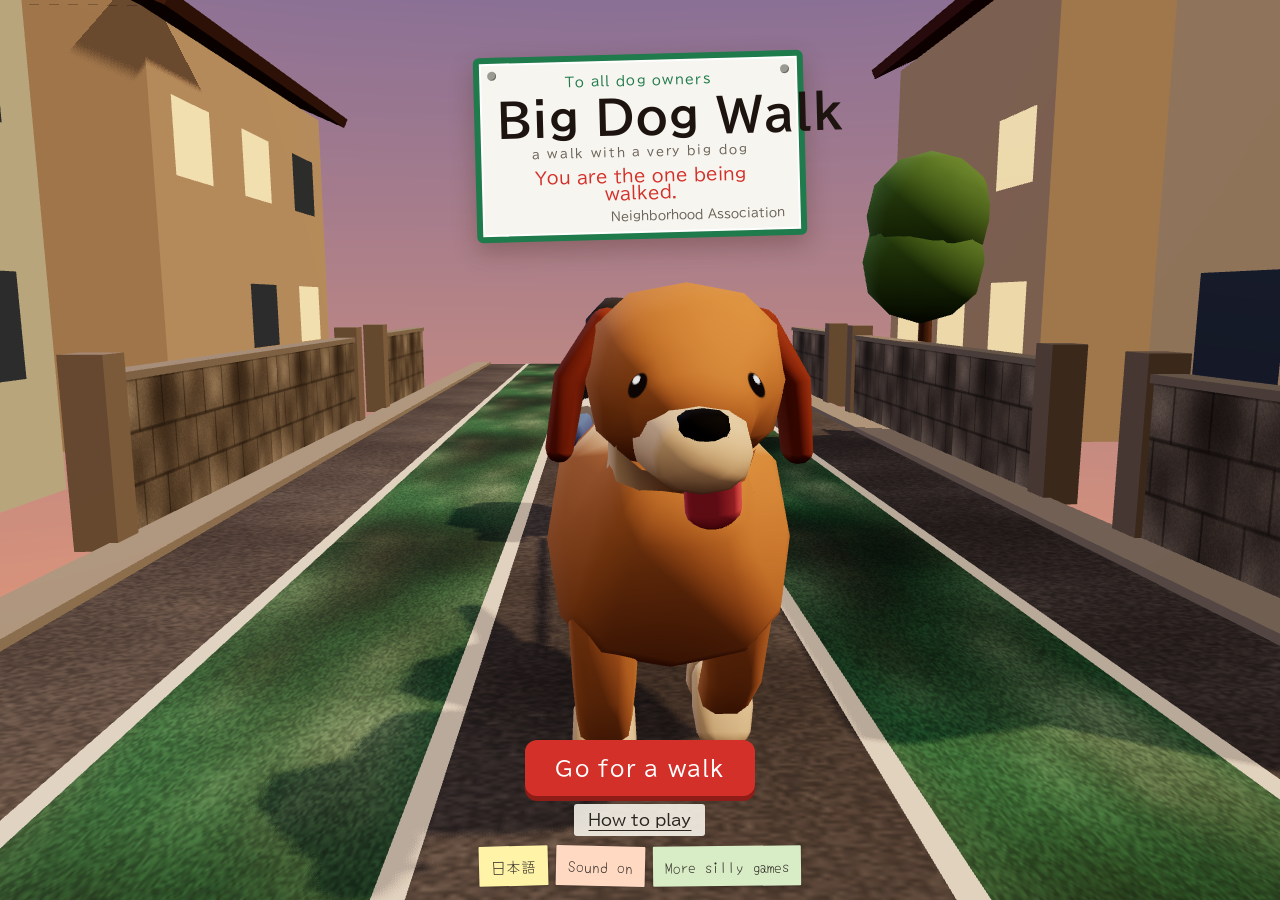
<file: index.html>
<!doctype html>
<html lang="ja">
<head>
<meta charset="utf-8">
<script id="ghMove">if(location.hostname==='tom3games.github.io'){location.replace('https://tom3games.com/play/big-dog-walk/'+location.search+location.hash)}</script>
<link rel="canonical" href="https://tom3games.com/play/big-dog-walk/">
<meta name="viewport" content="width=device-width,initial-scale=1,maximum-scale=1,user-scalable=no,viewport-fit=cover">
<title>大型犬の散歩 | 障害物をよけて家を目指す3Dランナーのバカゲー</title>
<meta name="description" content="大きすぎる犬に引っぱられて走る3Dランナーのバカゲー。バナナの皮・開いたマンホール・生コン・物干し竿・自転車・ゴミ収集車・結婚式の前撮りを、なぞってよける・跳ぶ・しゃがむ。犬と反対側を通るとリードが巻きつく。ぶつかったらお辞儀で謝る。スマホのブラウザで無料で遊べる。">
<meta property="og:type" content="website">
<meta property="og:title" content="大型犬の散歩">
<meta property="og:description" content="散歩されているのは、あなたです。バナナの皮、マンホール、物干し竿、前撮りの二人。でかい犬に引っぱられながら、なぞってよける。ぶつかったら深くお辞儀。スマホで遊べる3Dバカゲー。">
<meta property="og:image" content="https://tom3games.com/play/big-dog-walk/og.png?v=2">
<meta property="og:image:width" content="1200">
<meta property="og:image:height" content="630">
<meta property="og:url" content="https://tom3games.com/play/big-dog-walk/">
<meta name="twitter:card" content="summary_large_image">
<meta name="theme-color" content="#e9b98a">
<link rel="icon" href="icon.svg" type="image/svg+xml">
<link rel="preconnect" href="https://fonts.googleapis.com">
<link rel="preconnect" href="https://fonts.gstatic.com" crossorigin>
<link href="https://fonts.googleapis.com/css2?family=BIZ+UDPGothic:wght@700&family=Mochiy+Pop+One&family=Yomogi&display=swap" rel="stylesheet">
<link rel="stylesheet" href="style.css?v=3">
<script type="importmap">{ "imports": { "three": "./vendor/three.module.js" } }</script>
</head>
<body>
<!-- 読み込み中: 散歩の足あと。進み具合は本物の読み込み数 -->
<div id="loading">
  <svg class="paws" viewBox="0 0 300 60" aria-hidden="true">
    <g fill="#5b3a1e"><g class="pw" style="--i:0"><ellipse cx="20" cy="40" rx="7" ry="6"/><circle cx="12" cy="31" r="3"/><circle cx="19" cy="28" r="3"/><circle cx="27" cy="31" r="3"/></g>
    <g class="pw" style="--i:1"><ellipse cx="70" cy="24" rx="7" ry="6"/><circle cx="62" cy="15" r="3"/><circle cx="69" cy="12" r="3"/><circle cx="77" cy="15" r="3"/></g>
    <g class="pw" style="--i:2"><ellipse cx="120" cy="40" rx="7" ry="6"/><circle cx="112" cy="31" r="3"/><circle cx="119" cy="28" r="3"/><circle cx="127" cy="31" r="3"/></g>
    <g class="pw" style="--i:3"><ellipse cx="170" cy="24" rx="7" ry="6"/><circle cx="162" cy="15" r="3"/><circle cx="169" cy="12" r="3"/><circle cx="177" cy="15" r="3"/></g>
    <g class="pw" style="--i:4"><ellipse cx="220" cy="40" rx="7" ry="6"/><circle cx="212" cy="31" r="3"/><circle cx="219" cy="28" r="3"/><circle cx="227" cy="31" r="3"/></g>
    <g class="pw" style="--i:5"><ellipse cx="270" cy="24" rx="7" ry="6"/><circle cx="262" cy="15" r="3"/><circle cx="269" cy="12" r="3"/><circle cx="277" cy="15" r="3"/></g></g>
  </svg>
  <p id="loadText" class="load-text">リードをつけています</p>
  <div class="leashbar"><i id="loadBar"></i><b class="handle"></b></div>
</div>

<div id="view"></div>
<div id="fxFlash"></div>

<!-- 遊び中 -->
<section id="hud" class="hidden">
  <div class="plates">
    <div class="plate addr"><span class="plabel" id="hHomeL"></span><b id="hDist">0</b><span class="punit" id="hM"></span></div>
    <div class="plate clock"><span class="plabel" id="hClockL"></span><b id="hClock">3:00</b></div>
  </div>
  <div class="treat"><svg viewBox="0 0 40 16" aria-hidden="true"><rect x="3" y="4" width="34" height="8" rx="4" fill="#9a4a22" stroke="#5a2a10" stroke-width="1.5"/><path d="M9 6l4 4M16 6l4 4M23 6l4 4" stroke="#c87a4a" stroke-width="1.5"/></svg><span id="hTreatL"></span><b id="hTreat">0</b></div>
  <div id="near" class="near hidden"><b id="nearTxt"></b><span id="nearN"></span></div>
  <div id="bang" class="bang hidden"><svg viewBox="0 0 100 100" aria-hidden="true"><path d="M50 3l9 15 17-8-2 18 19 2-12 14 14 12-18 5 5 18-17-5-6 18-9-15-10 14-4-18-18 4 7-17-17-7 15-11-11-15 19-1-1-18 16 8z" fill="#fffbe6" stroke="#1d1410" stroke-width="4" stroke-linejoin="round"/><text x="50" y="70" text-anchor="middle" font-size="58" font-weight="900" fill="#d4302a" font-family="BIZ UDPGothic, sans-serif">!</text></svg><span id="bangKind"></span></div>
  <div id="telop" class="telop"></div>
  <div id="hint" class="hint hidden"><span id="hintText"></span><i id="hintFinger" class="finger"></i></div>
  <!-- お辞儀: 分度器 -->
  <div id="bow" class="bow hidden">
    <p id="bowWho" class="bow-who"></p>
    <svg id="bowSvg" viewBox="0 0 220 130" aria-hidden="true">
      <path d="M20 120 A100 100 0 0 1 120 20" fill="none" stroke="#2a2520" stroke-width="3"/>
      <path id="bowGood" fill="none" stroke="#e8a23a" stroke-width="16"/>
      <path id="bowDeep" fill="none" stroke="#d4302a" stroke-width="16"/>
      <g id="bowTicks" stroke="#2a2520" stroke-width="2"></g>
      <line x1="20" y1="120" x2="210" y2="120" stroke="#2a2520" stroke-width="3"/>
      <g id="bowNeedle"><line x1="20" y1="120" x2="20" y2="34" stroke="#1d1410" stroke-width="7" stroke-linecap="round"/><circle cx="20" cy="28" r="11" fill="#1d1410"/></g>
      
    </svg>
    <p id="bowGradeL" class="bow-grade"></p>
  </div>
</section>

<!-- タイトル: 町内の注意看板 -->
<section id="title" class="screen hidden">
  <div class="sign">
    <p class="sign-top" data-t="signTop"></p>
    <h1 data-t="title"></h1>
    <p class="sign-ruby" data-t="titleRuby"></p>
    <p class="sign-sub" data-t="sub"></p>
    <p class="sign-from" data-t="signFrom"></p>
  </div>
  <div class="title-actions">
    <button id="btnStart" class="go"><span data-t="start"></span></button>
    <button id="btnHow" class="text-btn" data-t="howBtn"></button>
  </div>
  <nav class="foot">
    <button id="btnLang" class="mini" data-t="lang"></button>
    <button id="btnMute" class="mini"></button>
    <a class="mini" href="https://tom3games.github.io/" data-t="more"></a>
  </nav>
</section>

<!-- 遊び方: 町内会の掲示 -->
<section id="how" class="screen hidden">
  <div class="notice">
    <h2 data-t="howTitle"></h2>
    <ol id="howList"></ol>
    <p class="how-note" id="howBow"></p>
    <p class="how-note goal" id="howGoal"></p>
    <button id="btnOk" class="go small" data-t="ok"></button>
    <p class="foot-small"><a id="lPrivacy" href="privacy.html" target="_blank" rel="noopener"></a><span class="credit" data-t="credit"></span></p>
  </div>
</section>

<!-- 結果: 回覧板 -->
<section id="result" class="screen hidden">
  <canvas id="board" width="720" height="960"></canvas>
  <div class="result-actions">
    <button id="btnAgain" class="go small" data-t="again"></button>
    <div class="row">
      <a id="btnPost" class="mini" target="_blank" rel="noopener" data-t="post"></a>
      <button id="btnSave" class="mini" data-t="save"></button>
      <button id="btnTitle" class="mini" data-t="toTitle"></button>
    </div>
  </div>
</section>

<script>
// 拡大を止める（ピンチ・ダブルタップ・Ctrl+ホイール/キー）。iOS は user-scalable=no を無視するので JS でも止める
(function(){
  var opt={passive:false};
  ['gesturestart','gesturechange','gestureend'].forEach(function(n){document.addEventListener(n,function(e){e.preventDefault()},opt)});
  document.addEventListener('touchmove',function(e){if(e.touches&&e.touches.length>1)e.preventDefault()},opt);
  var last=0;document.addEventListener('touchend',function(e){var n=Date.now();if(n-last<300&&!(e.target.closest&&e.target.closest('button,a')))e.preventDefault();last=n},opt);
  document.addEventListener('dblclick',function(e){e.preventDefault()},opt);
  window.addEventListener('wheel',function(e){if(e.ctrlKey)e.preventDefault()},opt);
  window.addEventListener('keydown',function(e){if((e.ctrlKey||e.metaKey)&&['+','-','=','0',';'].indexOf(e.key)>=0)e.preventDefault()});
})();
// 起動失敗の保険。JS が動いたか（__jsUp）で判定し、読み込み中を失敗と出さない
(function(){
  var errs=[];
  window.addEventListener('error',function(e){errs.push((e.message||'error')+' @'+(e.filename||'')+':'+(e.lineno||''))});
  window.addEventListener('unhandledrejection',function(e){errs.push('reject: '+(e.reason&&e.reason.message||e.reason))});
  setTimeout(function(){
    if(window.__jsUp && !errs.length) return;
    if(window.__bdReady) return;
    var d=document.createElement('div');d.id='boot-err';
    d.textContent='起動できませんでした / failed to start\n'+(errs.join('\n')||'(no error captured)')+'\n'+navigator.userAgent;
    document.body.appendChild(d);
  },9000);
})();
</script>
<script src="data.js?v=2"></script>
<script src="sfx.js?v=3"></script>
<script src="tm.js?v=2" data-game="big-dog-walk"></script>
<script type="module" src="js/game.js?v=2"></script>
<script src="support.js?v=6" data-ja="犬のおやつ" data-en="a dog treat"></script>
</body>
</html>
</file>
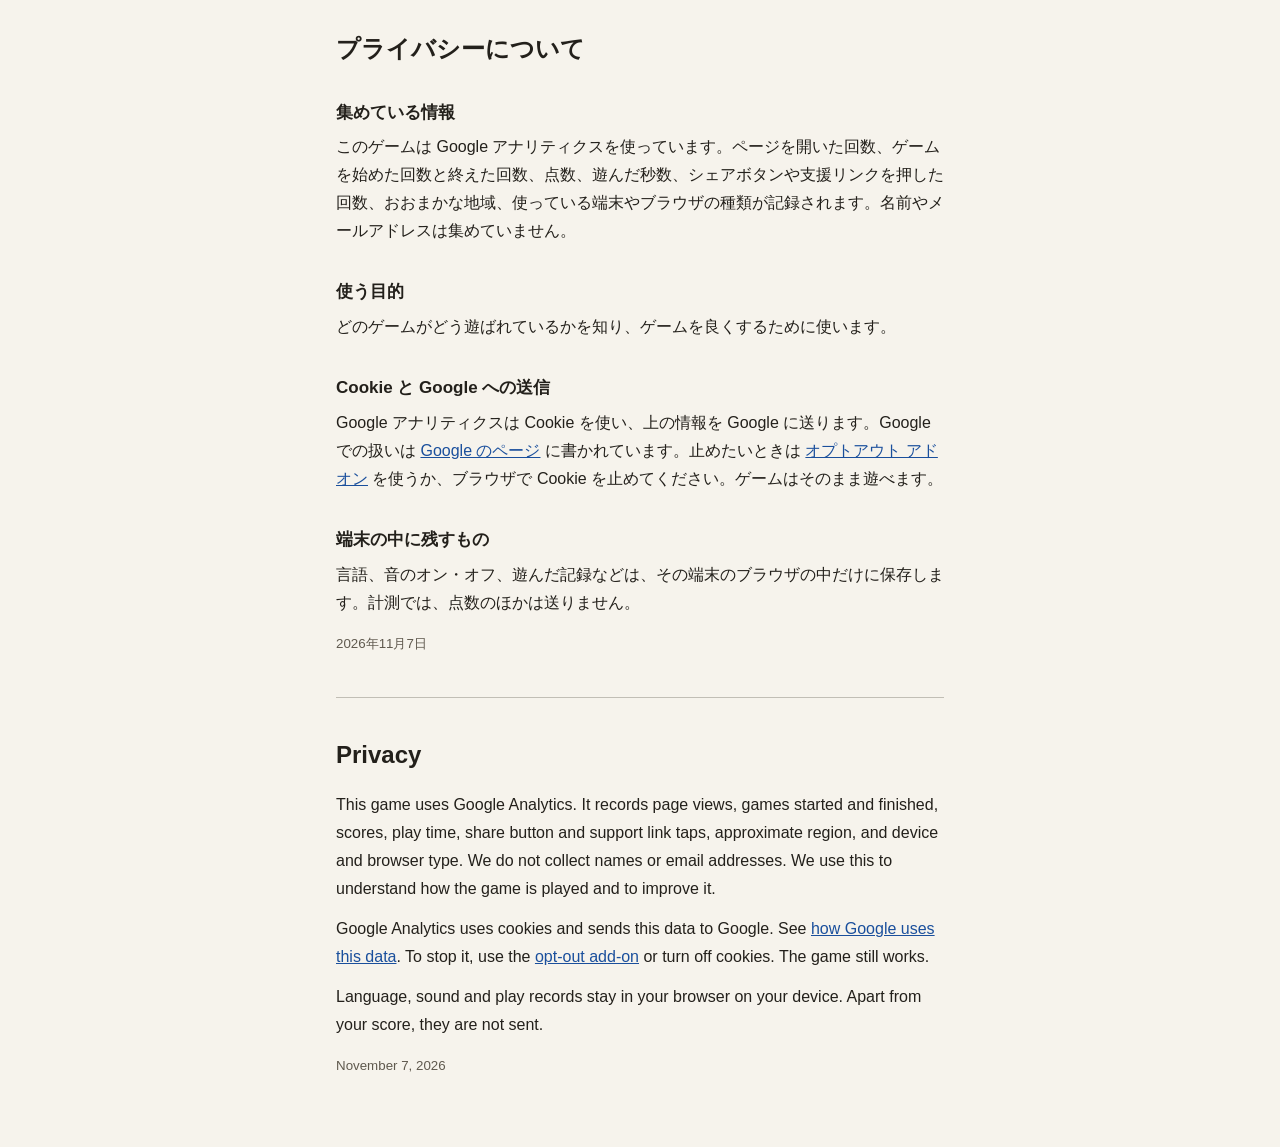
<file: privacy.html>
<!doctype html>
<html lang="ja">
<head>
<meta charset="utf-8">
<meta name="viewport" content="width=device-width,initial-scale=1">
<meta name="robots" content="noindex">
<title>プライバシーについて</title>
<style>
:root{color-scheme:light dark;--bg:#f6f3ec;--fg:#23201b;--sub:#5f594e;--link:#1a4f9c}
@media (prefers-color-scheme:dark){:root{--bg:#191714;--fg:#ece7dc;--sub:#b3ab9c;--link:#8db7f2}}
*{box-sizing:border-box}
body{margin:0;background:var(--bg);color:var(--fg);font:16px/1.75 "Hiragino Sans","Yu Gothic",sans-serif}
main{max-width:640px;margin:0 auto;padding:32px 16px 56px}
h1{font-size:24px;line-height:1.4;margin:0 0 20px}
h2{font-size:17px;margin:32px 0 6px}
p{margin:0 0 12px}
a{color:var(--link)}
small{color:var(--sub)}
hr{border:0;border-top:1px solid var(--sub);opacity:.35;margin:40px 0}
</style>
</head>
<body>
<main>
<h1>プライバシーについて</h1>
<h2>集めている情報</h2>
<p>このゲームは Google アナリティクスを使っています。ページを開いた回数、ゲームを始めた回数と終えた回数、点数、遊んだ秒数、シェアボタンや支援リンクを押した回数、おおまかな地域、使っている端末やブラウザの種類が記録されます。名前やメールアドレスは集めていません。</p>
<h2>使う目的</h2>
<p>どのゲームがどう遊ばれているかを知り、ゲームを良くするために使います。</p>
<h2>Cookie と Google への送信</h2>
<p>Google アナリティクスは Cookie を使い、上の情報を Google に送ります。Google での扱いは <a href="https://policies.google.com/technologies/partner-sites?hl=ja" rel="noopener">Google のページ</a> に書かれています。止めたいときは <a href="https://tools.google.com/dlpage/gaoptout?hl=ja" rel="noopener">オプトアウト アドオン</a> を使うか、ブラウザで Cookie を止めてください。ゲームはそのまま遊べます。</p>
<h2>端末の中に残すもの</h2>
<p>言語、音のオン・オフ、遊んだ記録などは、その端末のブラウザの中だけに保存します。計測では、点数のほかは送りません。</p>
<p><small>2026年11月7日</small></p>
<hr>
<h1 lang="en">Privacy</h1>
<div lang="en">
<p>This game uses Google Analytics. It records page views, games started and finished, scores, play time, share button and support link taps, approximate region, and device and browser type. We do not collect names or email addresses. We use this to understand how the game is played and to improve it.</p>
<p>Google Analytics uses cookies and sends this data to Google. See <a href="https://policies.google.com/technologies/partner-sites" rel="noopener">how Google uses this data</a>. To stop it, use the <a href="https://tools.google.com/dlpage/gaoptout" rel="noopener">opt-out add-on</a> or turn off cookies. The game still works.</p>
<p>Language, sound and play records stay in your browser on your device. Apart from your score, they are not sent.</p>
<p><small>November 7, 2026</small></p>
</div>
</main>
</body>
</html>
</file>
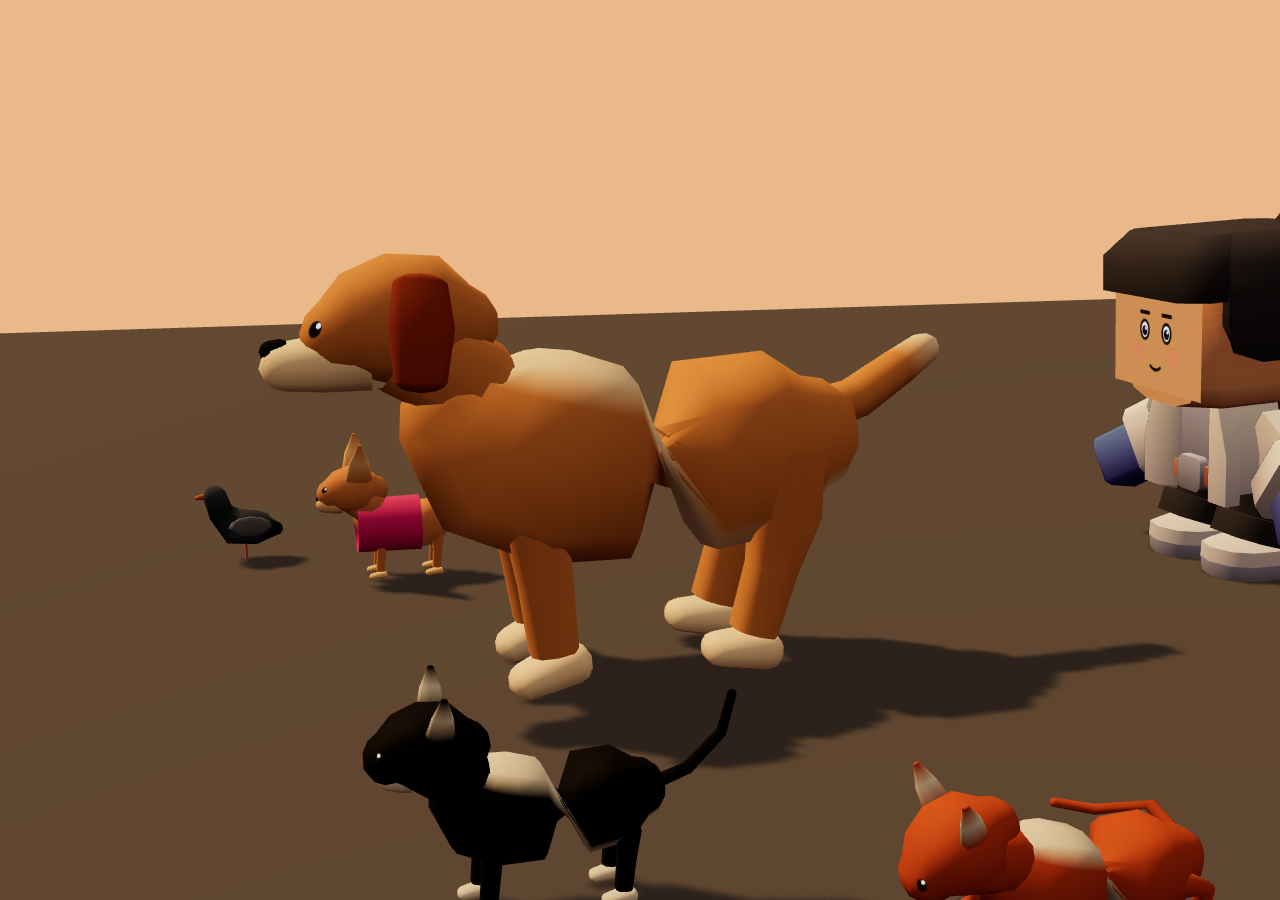
<file: tools/critters.html>
<!doctype html><html><head><meta charset="utf-8"><style>body{margin:0;background:#e9b98a}</style>
<base href="/"><script type="importmap">{ "imports": { "three": "./vendor/three.module.js" } }</script></head><body>
<script type="module">
import * as THREE from 'three'
import { BigDog, makeCat, makeChihuahua, makePigeon } from './js/critter.js'
import { loadPeople, Person } from './js/people.js?v=1'
const r = new THREE.WebGLRenderer({ antialias: true }); r.setSize(innerWidth, innerHeight); r.setPixelRatio(1); document.body.appendChild(r.domElement)
r.toneMapping = THREE.ACESFilmicToneMapping; r.shadowMap.enabled = true
const sc = new THREE.Scene(); sc.background = new THREE.Color(0xe9b98a)
sc.add(new THREE.HemisphereLight(0xffe2c4, 0x6a5048, 1.3)); const sun = new THREE.DirectionalLight(0xffc98a, 2.4); sun.position.set(-3, 6, 4); sun.castShadow = true; sc.add(sun)
const fl = new THREE.Mesh(new THREE.PlaneGeometry(20, 20), new THREE.MeshStandardMaterial({ color: 0x5d5b5d })); fl.rotation.x = -Math.PI / 2; fl.receiveShadow = true; sc.add(fl)
const cam = new THREE.PerspectiveCamera(35, innerWidth / innerHeight, 0.1, 100)
const dog = new BigDog(); sc.add(dog.group)
const cat = makeCat(); cat.group.position.set(1.4, 0, 0.6); sc.add(cat.group)
const cat2 = makeCat({ fur: 0xe0a060 }); cat2.group.position.set(1.9, 0, -0.4); cat2.sleep(1); sc.add(cat2.group)
const chi = makeChihuahua(); chi.group.position.set(-1.2, 0, 0.6); sc.add(chi.group)
const pg = makePigeon(); pg.position.set(-1.6, 0, 1.2); sc.add(pg)
const P = new URLSearchParams(location.search)
const view = P.get('v') || 'side', expr = P.get('e') || 'normal'
await loadPeople(new THREE.LoadingManager(), ['female-e']).head
const me = new Person('female-e', { face: 0xf3c29b }); me.group.position.set(-0.5, 0, -2.6); sc.add(me.group)
dog.setExpr(expr)
const sp = +(P.get('sp') || 0), ears = +(P.get('ears') || 0), sit = +(P.get('sit') || 0)
for (let i = 0; i < 20; i++) dog.pose(0.016, { speed: sp, ears, sit, happy: expr === 'happy', air: P.get('air') === '1' })
dog.group.rotation.y = +(P.get('ry') || 0)
if (view === 'side') { cam.position.set(4.2, 1.6, 1.2); cam.lookAt(0, 0.7, 0) }
if (view === 'front') { cam.position.set(0.8, 1.4, 3.4); cam.lookAt(0, 0.9, 0) }
if (view === 'back') { cam.position.set(0.4, 2.8, -4.6); cam.lookAt(0, 0.6, 1) }
if (view === 'close') { cam.position.set(0.5, 1.35, 1.9); cam.lookAt(0, 1.15, 0.7) }
me.mixer.update(0.3)
r.render(sc, cam); window.done = true
</script></body></html>
</file>
<file: style.css>
:root{--ink:#1d1410;--paper:#fbf7ee;--sign:#f7f5ef;--green:#1f7a4c;--red:#d4302a;--blue:#1d4f9c;--wood:#a8774a}
*{box-sizing:border-box;margin:0;padding:0}
[hidden],.hidden{display:none!important}
html,body{height:100%;overflow:hidden;background:#e9b98a}
html{touch-action:manipulation;-webkit-text-size-adjust:100%;text-size-adjust:100%}
body{font-family:"BIZ UDPGothic","Hiragino Sans","Yu Gothic",sans-serif;color:var(--ink);-webkit-user-select:none;user-select:none;-webkit-touch-callout:none;-webkit-tap-highlight-color:transparent}
button,a{font:inherit;color:inherit;-webkit-tap-highlight-color:transparent}
button,canvas{touch-action:manipulation}
#view{position:fixed;inset:0;touch-action:none}
#view canvas{display:block;width:100%;height:100%;touch-action:none}
#boot-err{position:fixed;inset:auto 8px 8px 8px;z-index:99;background:#fff;color:#b00;font:12px/1.4 monospace;white-space:pre-wrap;padding:10px;border-radius:8px}
#fxFlash{position:fixed;inset:0;pointer-events:none;background:#fff;opacity:0;z-index:5}

/* ---------- 読み込み */
#loading{position:fixed;inset:0;z-index:50;display:flex;flex-direction:column;align-items:center;justify-content:center;gap:14px;background:linear-gradient(#f2c48e,#e79d78);transition:opacity .4s}
#loading.done{opacity:0;pointer-events:none}
.paws{width:min(300px,80vw);height:60px}
.pw{opacity:.12;animation:paw 1.8s infinite;animation-delay:calc(var(--i)*.3s)}
@keyframes paw{0%,10%{opacity:.12}25%{opacity:.85}70%{opacity:.85}100%{opacity:.12}}
.load-text{font-size:17px;letter-spacing:.06em}
.leashbar{position:relative;width:min(260px,70vw);height:10px}
.leashbar::before{content:"";position:absolute;inset:3px 0;border-radius:4px;background:rgba(90,50,20,.18)}
.leashbar i{position:absolute;left:0;top:3px;height:4px;width:0;background:#c8322a;border-radius:4px;transition:width .2s}
.leashbar .handle{position:absolute;left:-10px;top:-4px;width:18px;height:18px;border:4px solid #c8322a;border-radius:50%}

/* ---------- 画面の共通 */
.screen{position:fixed;inset:0;z-index:20;display:flex;flex-direction:column;align-items:center;height:100svh;overflow:hidden;padding:max(14px,env(safe-area-inset-top)) 16px calc(max(14px,env(safe-area-inset-bottom)) + var(--inapp-bot,0px))}
.go{display:inline-flex;align-items:center;justify-content:center;gap:10px;min-height:56px;padding:0 30px;border:0;border-radius:12px;background:var(--red);color:#fff;font-size:21px;letter-spacing:.06em;box-shadow:0 5px 0 #8e1d18;cursor:pointer}
.go:active{transform:translateY(4px);box-shadow:0 1px 0 #8e1d18}
.go.small{min-height:50px;font-size:19px;padding:0 26px}
.go .grip{width:34px;height:22px;flex:none}
.text-btn{background:rgba(251,247,238,.88);border:0;border-radius:3px;font-size:16px;padding:8px 14px;margin-top:4px;text-decoration:underline;text-underline-offset:4px;cursor:pointer;color:#2a2520}
.mini{display:inline-flex;align-items:center;min-height:40px;padding:0 12px;border:0;border-radius:1px;background:#fff3a8;color:#2a2520;font-family:"Yomogi",sans-serif;font-size:15px;text-decoration:none;cursor:pointer;box-shadow:0 1px 3px rgba(0,0,0,.25);rotate:-1.5deg}
.mini:nth-child(2){rotate:1.2deg;background:#ffd9c2}.mini:nth-child(3){rotate:-.6deg;background:#d8ecc6}

/* ---------- タイトル: 白いホーロー看板 */
#title{justify-content:space-between}
.sign{margin-top:min(6vh,40px);width:min(330px,88vw);background:var(--sign);border:6px solid var(--green);border-radius:6px;padding:14px 16px 12px;box-shadow:0 10px 24px rgba(60,30,10,.28),inset 0 0 0 2px #fff;transform:rotate(-1.5deg);text-align:center;position:relative}
.sign::before,.sign::after{content:"";position:absolute;top:8px;width:9px;height:9px;border-radius:50%;background:#9a9a92;box-shadow:inset -1px -1px 0 rgba(0,0,0,.3)}
.sign::before{left:8px}.sign::after{right:8px}
.sign-top{font-size:13px;color:var(--green);letter-spacing:.1em}
.sign h1{white-space:nowrap;font-size:clamp(34px,11vw,46px);line-height:1.08;margin:6px 0 2px;color:var(--ink);letter-spacing:.02em}
.sign-ruby{font-size:12px;color:#6a6258;letter-spacing:.14em}
.sign-sub{margin-top:10px;font-size:17px;color:var(--red)}
.sign-from{margin-top:8px;font-size:12px;color:#6a6258;text-align:right}
.title-actions{display:flex;flex-direction:column;align-items:center;gap:4px;margin-top:auto;margin-bottom:10px}
.foot{display:flex;gap:8px;flex-wrap:wrap;justify-content:center}

/* ---------- 遊び方: 掲示板の紙 */
#how{background:rgba(40,28,18,.55);justify-content:center}
.notice{width:min(380px,100%);max-height:100%;background:var(--paper);border-radius:3px;padding:16px 16px 12px;box-shadow:0 8px 24px rgba(0,0,0,.35);position:relative;display:flex;flex-direction:column;gap:8px}
.notice::before{content:"";position:absolute;top:-7px;left:50%;width:16px;height:16px;margin-left:-8px;border-radius:50%;background:#d4302a;box-shadow:0 2px 0 #8e1d18}
.notice h2{font-size:21px;text-align:center;border-bottom:2px solid var(--ink);padding-bottom:6px}
#howList{list-style:none;display:flex;flex-direction:column;gap:8px}
#howList li{display:grid;grid-template-columns:52px 1fr;gap:10px;align-items:center}
#howList svg{width:52px;height:52px}
#howList b{display:block;font-size:16px}
#howList span{word-break:auto-phrase;display:block;font-size:13px;line-height:1.5;color:#4a423a}
.how-note{word-break:auto-phrase;font-size:13px;line-height:1.55;color:#3a332c}
.how-note.goal{font-size:14px;color:var(--red)}
.notice .go{align-self:center;margin-top:4px}
.foot-small{display:flex;flex-direction:column;gap:2px;align-items:center;font-size:10.5px;color:#6a6258;text-align:center;line-height:1.4}
.foot-small a{font-size:12px;color:#1d4f9c}

/* ---------- HUD: 電柱の住所表示板 */
#hud{position:fixed;inset:0;z-index:10;pointer-events:none}
.plates{position:absolute;top:max(10px,env(safe-area-inset-top));left:12px;right:12px;display:flex;justify-content:space-between;align-items:flex-start}
.plate{display:flex;align-items:baseline;gap:4px;padding:4px 9px 5px;border-radius:3px;color:#fff;font-size:13px;box-shadow:0 2px 0 rgba(0,0,0,.25)}
.plate b{font-size:22px;font-variant-numeric:tabular-nums;letter-spacing:.02em}
.plate.addr{background:var(--blue);border:2px solid #fff;outline:1.5px solid var(--blue)}
.plate.clock{background:var(--green);border:2px solid #fff;outline:1.5px solid var(--green)}
.plate.clock.late{background:var(--red);outline-color:var(--red)}
.plabel{font-size:12px;opacity:.95}
.punit{font-size:13px}
.bang{pointer-events:none;position:absolute;left:0;top:0;width:84px;margin:-92px 0 0 -42px;display:flex;flex-direction:column;align-items:center;filter:drop-shadow(0 3px 0 rgba(0,0,0,.25));animation:bang .32s cubic-bezier(.3,1.7,.5,1)}
.bang svg{width:84px;height:84px;animation:wob .5s ease-in-out infinite alternate}
.bang span{margin-top:-6px;padding:1px 8px;background:var(--ink);color:#fff;border-radius:3px;font-size:14px;white-space:nowrap}
@keyframes bang{from{scale:.2}to{scale:1}}
@keyframes wob{from{rotate:-6deg}to{rotate:6deg}}
.telop{pointer-events:none;position:absolute;left:12px;right:12px;top:30%;text-align:center;font-family:"Mochiy Pop One","BIZ UDPGothic",sans-serif;font-size:clamp(23px,7.2vw,34px);color:#fff36b;-webkit-text-stroke:6px #1d1410;paint-order:stroke fill;letter-spacing:.02em;line-height:1.2;opacity:0;transform:scale(.6);transition:opacity .12s,transform .16s ease-out}
.telop.on{opacity:1;transform:scale(1)}
.telop.red{color:#ff6a5a}
.hint{pointer-events:none;position:absolute;left:50%;bottom:max(18%,120px);transform:translateX(-50%);display:flex;flex-direction:column;align-items:center;gap:10px}
.hint span{background:rgba(29,20,16,.82);color:#fff;font-size:17px;padding:8px 14px;border-radius:6px;white-space:nowrap}
.finger{width:46px;height:46px;border-radius:50%;border:3px solid #fff;background:rgba(255,255,255,.25);box-shadow:0 0 0 3px rgba(29,20,16,.6)}
.hint.swipe .finger{animation:swipe 1.3s ease-in-out infinite}
.hint.hold .finger{animation:holdf 1.1s ease-in-out infinite}
.hint.tap .finger{animation:tapf .8s ease-in-out infinite}
@keyframes swipe{0%,100%{translate:-70px 0}50%{translate:70px 0}}
@keyframes holdf{0%{scale:1}50%{scale:.78;background:rgba(255,200,60,.6)}100%{scale:1}}
@keyframes tapf{0%,100%{scale:1}40%{scale:.7}}
.hint.at{bottom:auto;transform:translate(-50%,-50%)}

/* お辞儀: 分度器（紙） */
.bow{pointer-events:none;position:absolute;left:50%;bottom:calc(max(16px,env(safe-area-inset-bottom)) + var(--inapp-bot,0px));transform:translateX(-50%);width:min(280px,80vw);background:var(--paper);border:2px solid var(--ink);border-radius:4px;padding:8px 12px 6px;display:flex;flex-direction:column;align-items:center;box-shadow:0 6px 0 rgba(0,0,0,.2)}
.bow-who{font-size:15px;text-align:center;line-height:1.35}
.bow svg{width:100%;height:auto;max-height:17svh}
.bow-grade{min-height:24px;font-family:"Mochiy Pop One",sans-serif;font-size:19px;color:var(--red)}

/* ---------- 結果: 回覧板 */
#result{background:rgba(40,28,18,.55);justify-content:center;gap:10px}
#board{display:block;width:auto;height:auto;max-width:100%;max-height:calc(100svh - 150px);border-radius:6px;box-shadow:0 10px 28px rgba(0,0,0,.4)}
.result-actions{display:flex;flex-direction:column;align-items:center;gap:8px;flex:none}
.result-actions .row{display:flex;gap:8px}
@media (max-height:700px){
  .sign h1{font-size:36px}.sign-sub{font-size:15px}
  #howList span{font-size:12px}.how-note{word-break:auto-phrase;font-size:12px}.notice{gap:6px;padding:12px 14px 10px}
  #howList svg{width:44px;height:44px}#howList li{grid-template-columns:44px 1fr}
  #board{max-height:calc(100svh - 136px)}
}
/* X のアプリ内ブラウザ: 下の帯と、結果の下に付く「おごる」「横丁へ戻る」の分だけ回覧板を縮める */
html.inapp-x #board{max-height:calc(100svh - 250px - var(--inapp-bot,0px))}

/* ---------- v2: おやつの数・ギリギリ・指の案内（上下） */
.treat{position:absolute;top:calc(max(10px,env(safe-area-inset-top)) + 44px);left:12px;display:flex;align-items:center;gap:4px;padding:2px 8px 2px 4px;background:rgba(251,247,238,.92);border-radius:3px;font-size:12px;color:#5a2a10;box-shadow:0 1px 0 rgba(0,0,0,.2)}
.treat svg{width:30px;height:12px}
.treat b{font-size:16px;font-variant-numeric:tabular-nums}
.near{position:absolute;left:50%;top:24%;transform:translate(-50%,-50%);display:flex;flex-direction:column;align-items:center;pointer-events:none}
.near b{font-family:"Mochiy Pop One","BIZ UDPGothic",sans-serif;font-size:clamp(28px,9vw,40px);color:#fff;-webkit-text-stroke:6px #1d4f9c;paint-order:stroke fill;white-space:nowrap;letter-spacing:.04em}
.near span{margin-top:-2px;font-family:"Mochiy Pop One",sans-serif;font-size:17px;color:#ffe36b;-webkit-text-stroke:4px #1d1410;paint-order:stroke fill}
.near.pop{animation:nearPop .9s ease-out forwards}
@keyframes nearPop{0%{opacity:0;scale:.5}15%{opacity:1;scale:1.12}30%{scale:1}75%{opacity:1}100%{opacity:0;translate:0 -18px}}
.hint.up .finger{animation:upf 1s ease-in-out infinite}
.hint.down .finger{animation:downf 1s ease-in-out infinite}
@keyframes upf{0%{translate:0 40px;opacity:.3}60%{translate:0 -30px;opacity:1}100%{translate:0 -30px;opacity:0}}
@keyframes downf{0%{translate:0 -30px;opacity:.3}60%{translate:0 40px;opacity:1}100%{translate:0 40px;opacity:0}}
</file>
